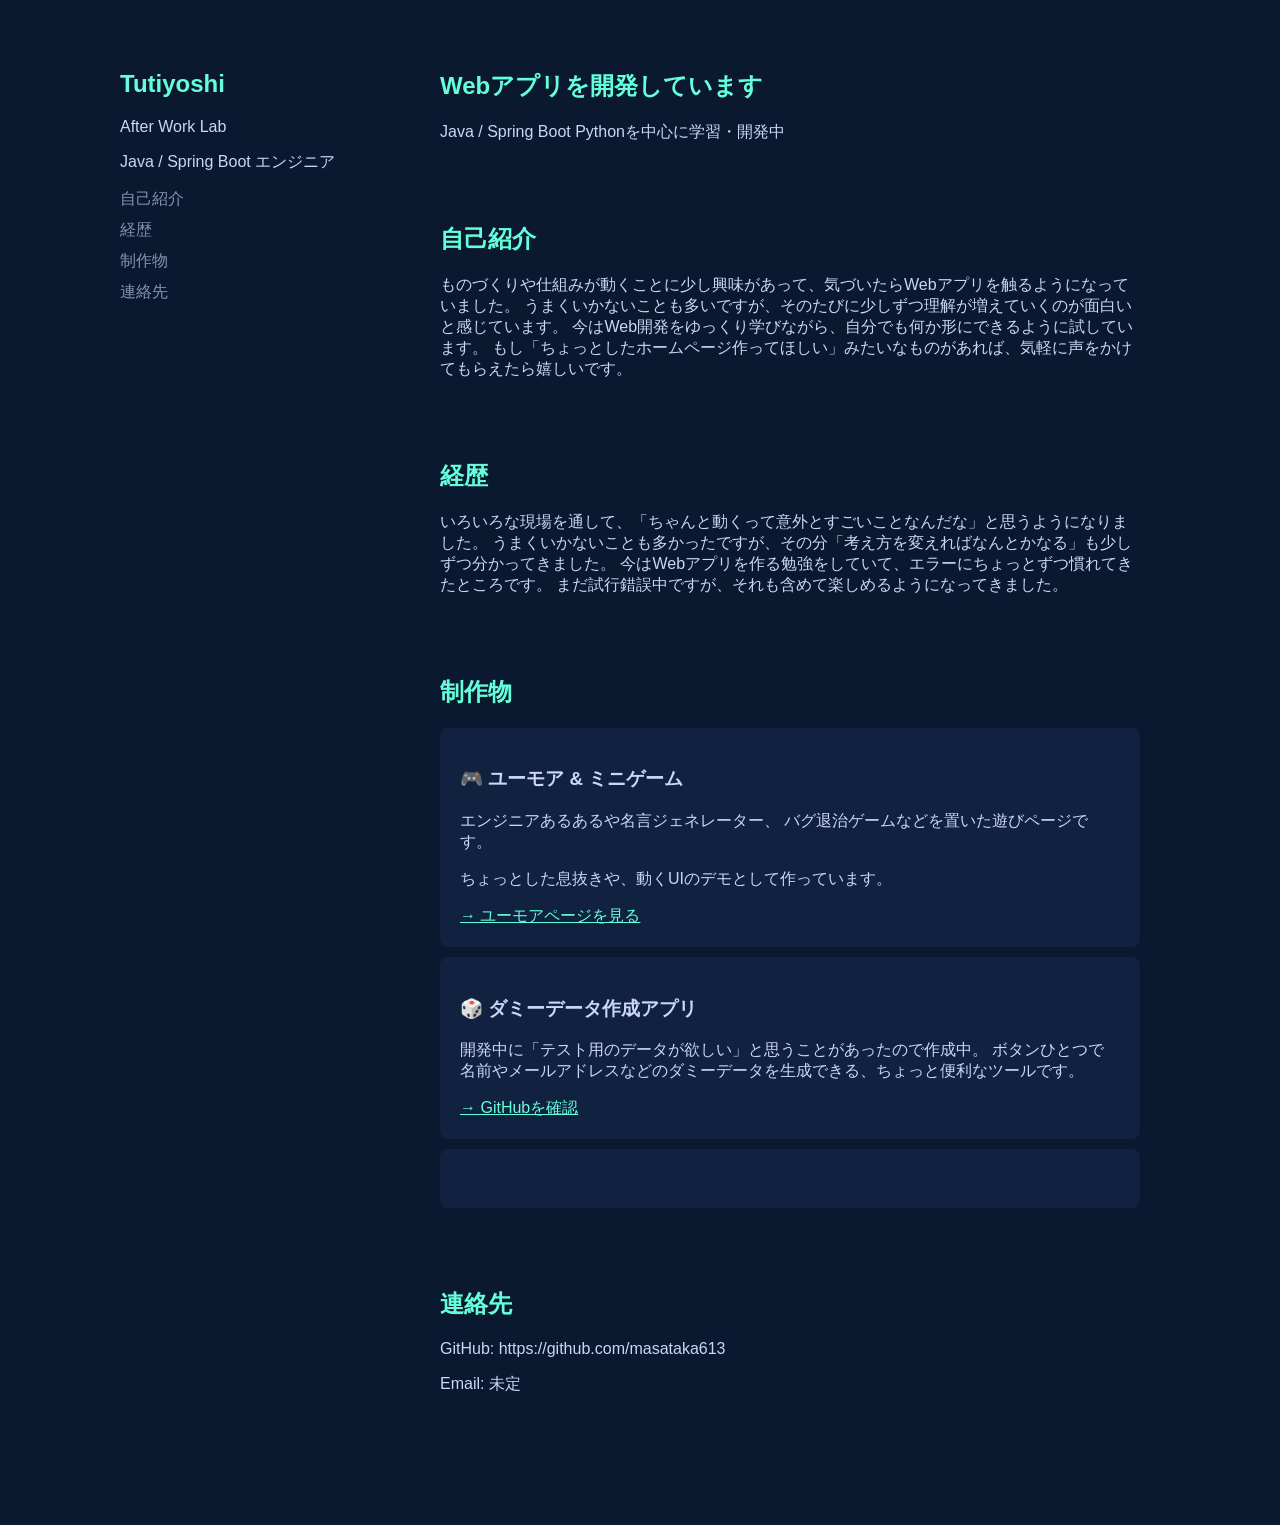
<file: index.html>
<!DOCTYPE html>
<html lang="ja">

<head>
    <!-- Google tag (gtag.js) -->
    <script async src="https://www.googletagmanager.com/gtag/js?id=G-HRHVBVC9X7"></script>
    <script>
        window.dataLayer = window.dataLayer || [];
        function gtag() { dataLayer.push(arguments); }
        gtag('js', new Date());

        gtag('config', 'G-HRHVBVC9X7');
    </script>
    <meta charset="UTF-8">
    <meta name="viewport" content="width=device-width, initial-scale=1.0">
    <title>ポートフォリオ</title>
    <link rel="stylesheet" href="style.css">
</head>

<body>

    <div class="container">

        <!-- 左サイド -->
        <aside class="sidebar">
            <h1>Tutiyoshi</h1>
            <p>After Work Lab</p>
            <p>Java / Spring Boot エンジニア</p>

            <nav>
                <a href="#about">自己紹介</a>
                <a href="#experience">経歴</a>
                <a href="#projects">制作物</a>
                <a href="#contact">連絡先</a>
            </nav>
        </aside>

        <!-- メイン -->
        <main class="content">

            <section class="hero">
                <h2>Webアプリを開発しています</h2>
                <p>Java / Spring Boot Pythonを中心に学習・開発中</p>
            </section>

            <section id="about">
                <h2>自己紹介</h2>
                <p>
                    ものづくりや仕組みが動くことに少し興味があって、気づいたらWebアプリを触るようになっていました。
                    うまくいかないことも多いですが、そのたびに少しずつ理解が増えていくのが面白いと感じています。
                    今はWeb開発をゆっくり学びながら、自分でも何か形にできるように試しています。
                    もし「ちょっとしたホームページ作ってほしい」みたいなものがあれば、気軽に声をかけてもらえたら嬉しいです。
                </p>
            </section>

            <section id="experience">
                <h2>経歴</h2>
                <p>
                    いろいろな現場を通して、「ちゃんと動くって意外とすごいことなんだな」と思うようになりました。
                    うまくいかないことも多かったですが、その分「考え方を変えればなんとかなる」も少しずつ分かってきました。
                    今はWebアプリを作る勉強をしていて、エラーにちょっとずつ慣れてきたところです。
                    まだ試行錯誤中ですが、それも含めて楽しめるようになってきました。
                </p>
            </section>

            <section id="projects">
                <h2>制作物</h2>

                <div class="card">
                    <h3>🎮 ユーモア & ミニゲーム</h3>

                    <p>
                        エンジニアあるあるや名言ジェネレーター、
                        バグ退治ゲームなどを置いた遊びページです。
                    </p>

                    <p>
                        ちょっとした息抜きや、動くUIのデモとして作っています。
                    </p>

                    <a href="humor.html">→ ユーモアページを見る</a>
                </div>

                <div class="card">
                    <h3>🎲 ダミーデータ作成アプリ</h3>

                    <p>
                        開発中に「テスト用のデータが欲しい」と思うことがあったので作成中。
                        ボタンひとつで名前やメールアドレスなどのダミーデータを生成できる、ちょっと便利なツールです。
                    </p>

                    <a href="https://https://github.com/masataka613/mockaroo-clone">→ GitHubを確認</a>
                </div>

                <div class="card">
                    <h3></h3>
                    <p></p>
                    <a href=""></a>
                </div>


            </section>


            <section id="contact">
                <h2>連絡先</h2>
                <p>GitHub: https://github.com/masataka613</p>
                <p>Email: 未定</p>
            </section>

        </main>

    </div>

</body>

</html>
</file>
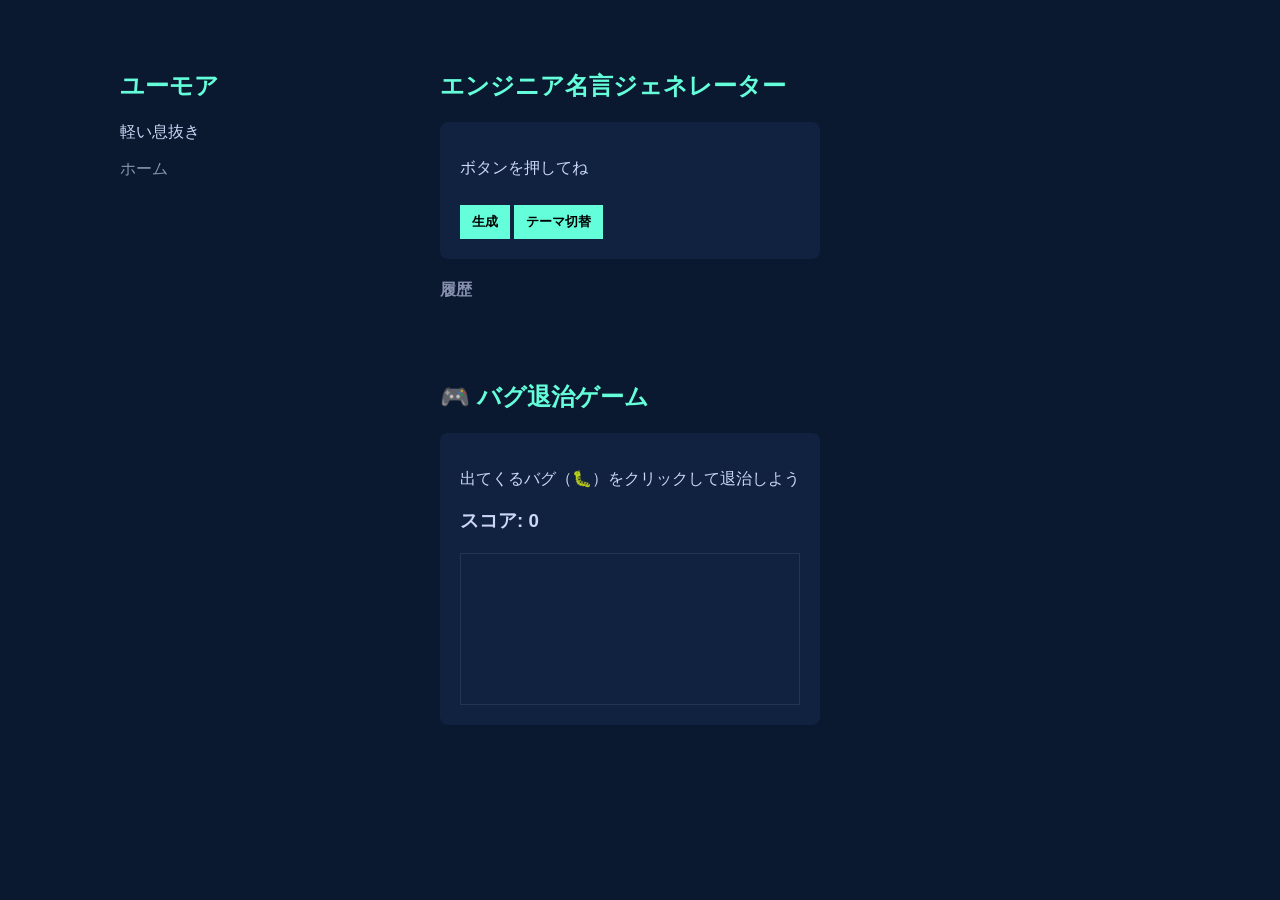
<file: humor.html>
<!DOCTYPE html>
<html lang="ja">

<head>
    <meta charset="UTF-8">
    <meta name="viewport" content="width=device-width, initial-scale=1.0">
    <title>ユーモアページ</title>
    <link rel="stylesheet" href="style.css">

    <style>
        /* ===== 追加CSS ===== */

        #quote {
            transition: opacity 0.2s ease, transform 0.2s ease;
        }

        .slide {
            transform: translateY(10px);
            opacity: 0;
        }

        button {
            margin-top: 10px;
            padding: 8px 12px;
            background: #64ffda;
            border: none;
            cursor: pointer;
            font-weight: bold;
        }

        /* 履歴 */
        .history {
            margin-top: 20px;
            color: #8892b0;
            font-size: 14px;
        }

        /* ダークモード */
        body.light {
            background: #f5f5f5;
            color: #111;
        }

        body.light .card {
            background: #fff;
        }

        #gameArea {
            margin-top: 15px;
            min-height: 150px;
            position: relative;
            border: 1px solid #233554;
            overflow: hidden;
        }

        .bug {
            position: absolute;
            cursor: pointer;
            font-size: 22px;
            user-select: none;
        }
    </style>
</head>

<body>

    <div class="container">

        <aside class="sidebar">
            <h1>ユーモア</h1>
            <p>軽い息抜き</p>

            <nav>
                <a href="index.html">ホーム</a>
            </nav>
        </aside>

        <main class="content">

            <section>
                <h2>エンジニア名言ジェネレーター</h2>

                <div class="card">
                    <p id="quote">ボタンを押してね</p>

                    <button onclick="newQuote()">生成</button>
                    <button onclick="toggleTheme()">テーマ切替</button>
                </div>

                <div class="history">
                    <h3>履歴</h3>
                    <ul id="historyList"></ul>
                </div>
            </section>

            <section>
                <h2>🎮 バグ退治ゲーム</h2>

                <div class="card">
                    <p>出てくるバグ（🐛）をクリックして退治しよう</p>

                    <h3>スコア: <span id="score">0</span></h3>

                    <div id="gameArea"></div>
                </div>
            </section>

        </main>

    </div>

    <script>
        const quotes = [
            "バグは消すものではなく観察対象",
            "動いてるコードは触らない。でも触る",
            "昨日動いたは今日動かない",
            "console.logは最強のデバッガー",
            "仕様ですは万能ワード"
        ];

        let history = [];

        // ===== タイピング風表示 =====
        function typeText(text, element, i = 0) {
            if (i === 0) element.innerHTML = "";

            if (i < text.length) {
                element.innerHTML += text[i];
                setTimeout(() => typeText(text, element, i + 1), 30);
            }
        }

        // ===== 名言生成 =====
        function newQuote() {
            const el = document.getElementById("quote");

            // スライド演出
            el.classList.add("slide");

            setTimeout(() => {
                const random = Math.floor(Math.random() * quotes.length);
                const selected = quotes[random];

                typeText(selected, el);

                // 履歴追加
                history.unshift(selected);
                updateHistory();

                el.classList.remove("slide");
            }, 200);
        }

        // ===== 履歴表示 =====
        function updateHistory() {
            const list = document.getElementById("historyList");
            list.innerHTML = "";

            history.slice(0, 5).forEach(item => {
                const li = document.createElement("li");
                li.textContent = item;
                list.appendChild(li);
            });
        }

        // ===== ダークモード =====
        function toggleTheme() {
            document.body.classList.toggle("light");
        }

        let score = 0;

        // バグ生成
        function spawnBug() {
            const bug = document.createElement("div");
            bug.classList.add("bug");
            bug.innerText = "🐛";

            const area = document.getElementById("gameArea");

            bug.style.top = Math.random() * 120 + "px";
            bug.style.left = Math.random() * 200 + "px";

            bug.onclick = () => {
                score++;
                document.getElementById("score").innerText = score;
                bug.remove();
            };

            area.appendChild(bug);

            // 自動消滅
            setTimeout(() => {
                bug.remove();
            }, 2500);
        }

        // 定期的に出現
        setInterval(spawnBug, 1200);
    </script>

</body>

</html>
</file>
<file: style.css>
body {
    margin: 0;
    font-family: sans-serif;
    background: #0a192f;
    color: #ccd6f6;
}

/* 全体 */
.container {
    display: flex;
    max-width: 1100px;
    margin: auto;
}

/* 左サイド */
.sidebar {
    position: fixed;
    width: 250px;
    height: 100vh;
    padding: 50px 30px;
}

.sidebar h1 {
    color: #64ffda;
}

.sidebar a {
    display: block;
    color: #8892b0;
    text-decoration: none;
    margin: 10px 0;
}

.sidebar a:hover {
    color: #64ffda;
}

/* メイン */
.content {
    margin-left: 300px;
    padding: 50px;
    max-width: 700px;
}

/* セクション */
section {
    margin-bottom: 80px;
}

h2 {
    color: #64ffda;
}

/* カード */
.card {
    background: #112240;
    padding: 20px;
    border-radius: 8px;
    margin-top: 10px;
}

.card a {
    color: #64ffda;
}

/* =========================
   📱 レスポンシブ対応
========================= */
@media (max-width: 768px) {

    .container {
        display: block;
    }

    .sidebar {
        position: relative;
        width: 100%;
        height: auto;
        padding: 20px;
        text-align: center;
    }

    .content {
        margin-left: 0;
        padding: 20px;
        max-width: 100%;
    }

    section {
        margin-bottom: 50px;
    }

    .card {
        padding: 15px;
    }

    h1 {
        font-size: 22px;
    }

    h2 {
        font-size: 18px;
    }
}
</file>
